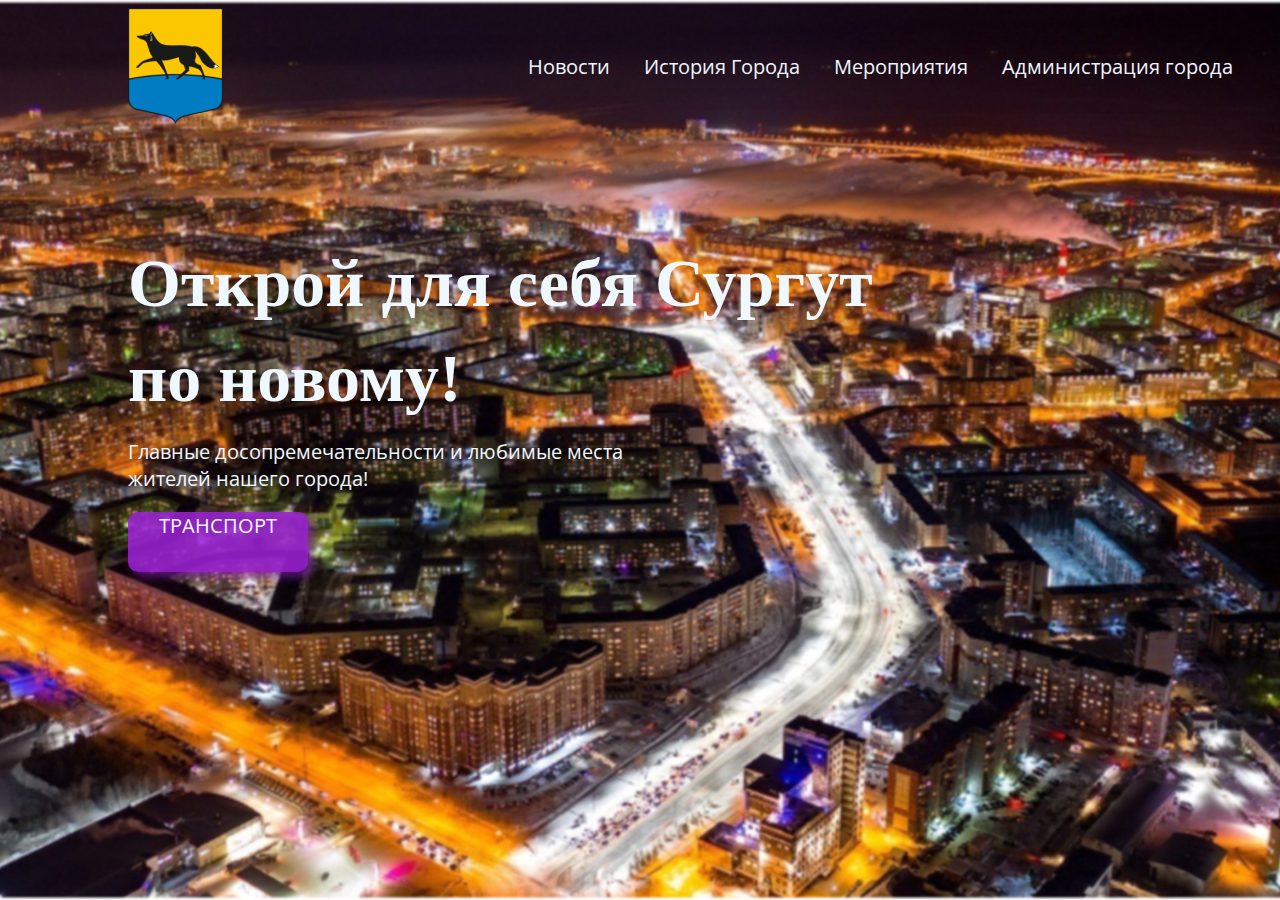
<file: index.html>
<!DOCTYPE html>
<html lang="ru">
<head>
    <meta charset="UTF-8">
    <link rel="stylesheet" href="css/main.css">
    <meta http-equiv="X-UA-Compatible" content="IE=edge">
    <meta name="viewport" content="width=device-width, initial-scale=1.0">
    <link rel="preconnect" href="https://fonts.googleapis.com">
    <link rel="preconnect" href="https://fonts.gstatic.com" crossorigin>
    <link href="https://fonts.googleapis.com/css2?family=Open+Sans:wght@300;400;500;600;700;800&family=Playfair+Display:wght@400;500;600;700&display=swap" rel="stylesheet">
    <title>Сургут</title>
</head>
<body>
    <header>
        <img src="img/logo.png" alt="Сургут">
        <ul class="Header__List">
            <li>
                <a href="html/news.html">Новости</a>
            </li>
            <li>
                <a href="/html/history.html">История Города</a>
            </li>
            <li>
                <a href="">Мероприятия</a>
            </li>
            <li>
                <a href="https://admsurgut.ru/">Администрация города</a>
            </li>
        </ul>
        <ul class="Header__List">
            <li class="LC">
                <a href=""><img height="40px" width="40px" src="img/avatar_1.png" alt="a"></a>
            </li>
        </ul>
        <ul  class="Header__List2">
            <li>
                <a href="html/lk.html">Личный кабинет</a>
            </li>
        </ul>
    </header>
    <main>
        <div class="Table__Main">
            <p><h2 class="Logo__Text">Открой для себя Сургут</h2></p>
            <p><h2 class="Logo__Text">по новому!</h2></p>
        </div>
        <div class="Table__Main2">
            <p class="Text__Two">Главные досопремечательности и любимые места<br>жителей нашего города!</p>
        </div>
        <div id="square"><a href="https://demobus.admsurgut.ru/#/route_schemes">ТРАНСПОРТ</a></div>
    </main>
</body>
</html>
</file>
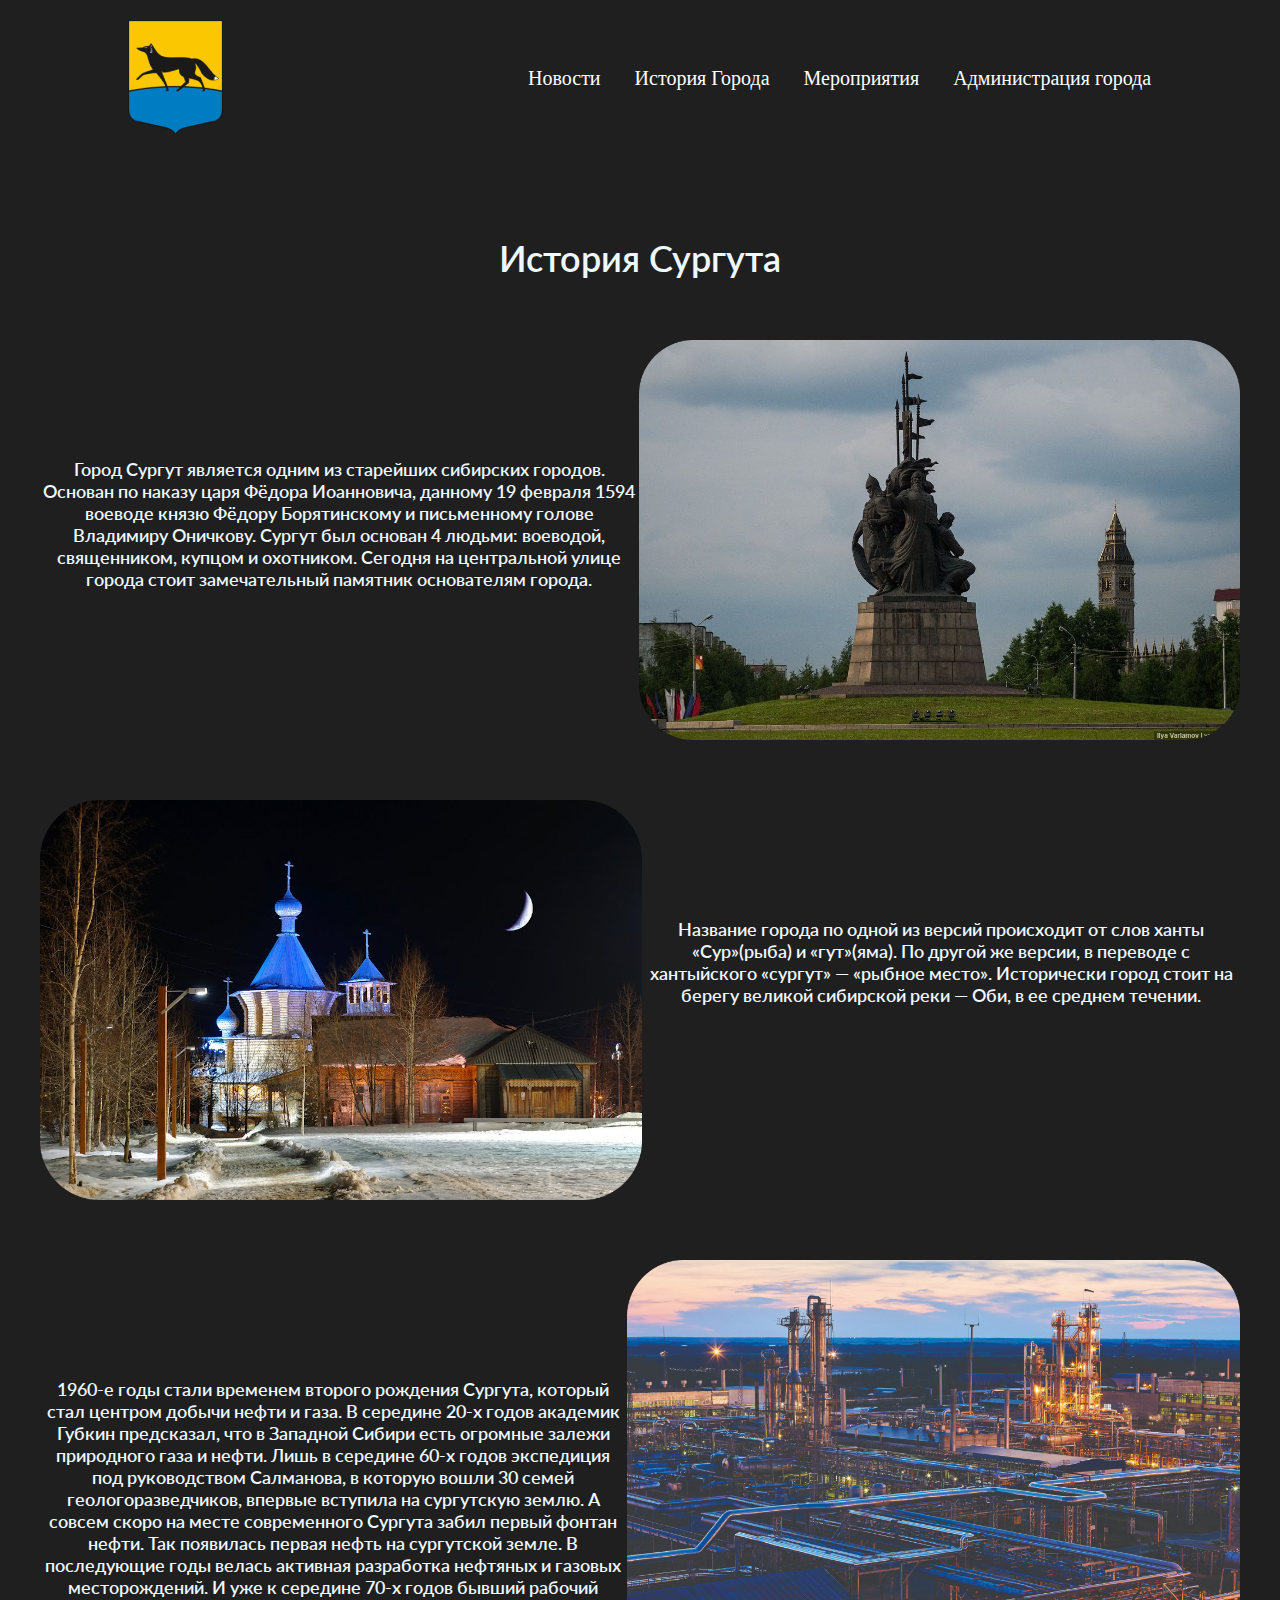
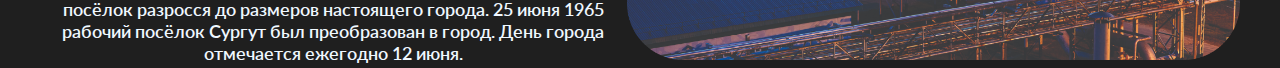
<file: html/history.html>
<!DOCTYPE html>
<html lang="ru">
<head>
    <meta charset="UTF-8">
    <link rel="stylesheet" href="/css/his.css">
    <meta http-equiv="X-UA-Compatible" content="IE=edge">
    <meta name="viewport" content="width=device-width, initial-scale=1.0">
    <link rel="preconnect" href="https://fonts.googleapis.com">
    <link rel="preconnect" href="https://fonts.gstatic.com" crossorigin>
    <link href="https://fonts.googleapis.com/css2?family=Lato:wght@700&family=Roboto&display=swap" rel="stylesheet">
    <title>Новости Сургута</title>
</head>
<body>
    <header>
        <img src="/img/logo.png" alt="Сургут">
        <ul class="Header__List">
            <li>
                <a href="news.html">Новости</a>
            </li>
            <li>
                <a href="history.html">История Города</a>
            </li>
            <li>
                <a href="">Мероприятия</a>
            </li>
            <li>
                <a href="https://admsurgut.ru/">Администрация города</a>
            </li>
        </ul>
        <ul  class="Header__List2">
            <li>
                <div id="boxing"><a href="/index.html">Назад</a></div>
            </li>
        </ul>
    </header>
    <main>
       <div class="Text__his">История Сургута</div>
       <div class="Box__Klops">
            <p class="Text__his2"> Город Сургут является одним из старейших сибирских городов. Основан по наказу царя Фёдора Иоанновича, данному 19 февраля 1594 воеводе князю Фёдору Борятинскому и письменному голове Владимиру Оничкову. Сургут был основан 4 людьми: воеводой, священником, купцом и охотником. Сегодня на центральной улице города стоит замечательный памятник основателям города.</p>
            <img src="/img/1 (1).png" alt="News">
       </div>
       <div class="Box__Klops">
        <img src="/img/1 (2).png" alt="News">
        <p class="Text__his2"> Название города по одной из версий происходит от слов ханты «Сур»(рыба) и «гут»(яма). По другой же версии, в переводе с хантыйского «сургут» — «рыбное место». Исторически город стоит на берегу великой сибирской реки — Оби, в ее среднем течении.</p>
        </div>
        <div class="Box__Klops">
            <p class="Text__his2">1960-е годы стали временем второго рождения Сургута, который стал центром добычи нефти и газа. В середине 20-х годов академик Губкин предсказал, что в Западной Сибири есть огромные залежи природного газа и нефти. Лишь в середине 60-х годов экспедиция под руководством Салманова, в которую вошли 30 семей геологоразведчиков, впервые вступила на сургутскую землю. А совсем скоро на месте современного Сургута забил первый фонтан нефти. Так появилась первая нефть на сургутской земле. В последующие годы велась активная разработка нефтяных и газовых месторождений. И уже к середине 70-х годов бывший рабочий посёлок разросся до размеров настоящего города. 25 июня 1965 рабочий посёлок Сургут был преобразован в город. День города отмечается ежегодно 12 июня.</p>
            <img src="/img/1 (3).png" alt="News">
        </div>
    </main>
</body>
</html>
</file>
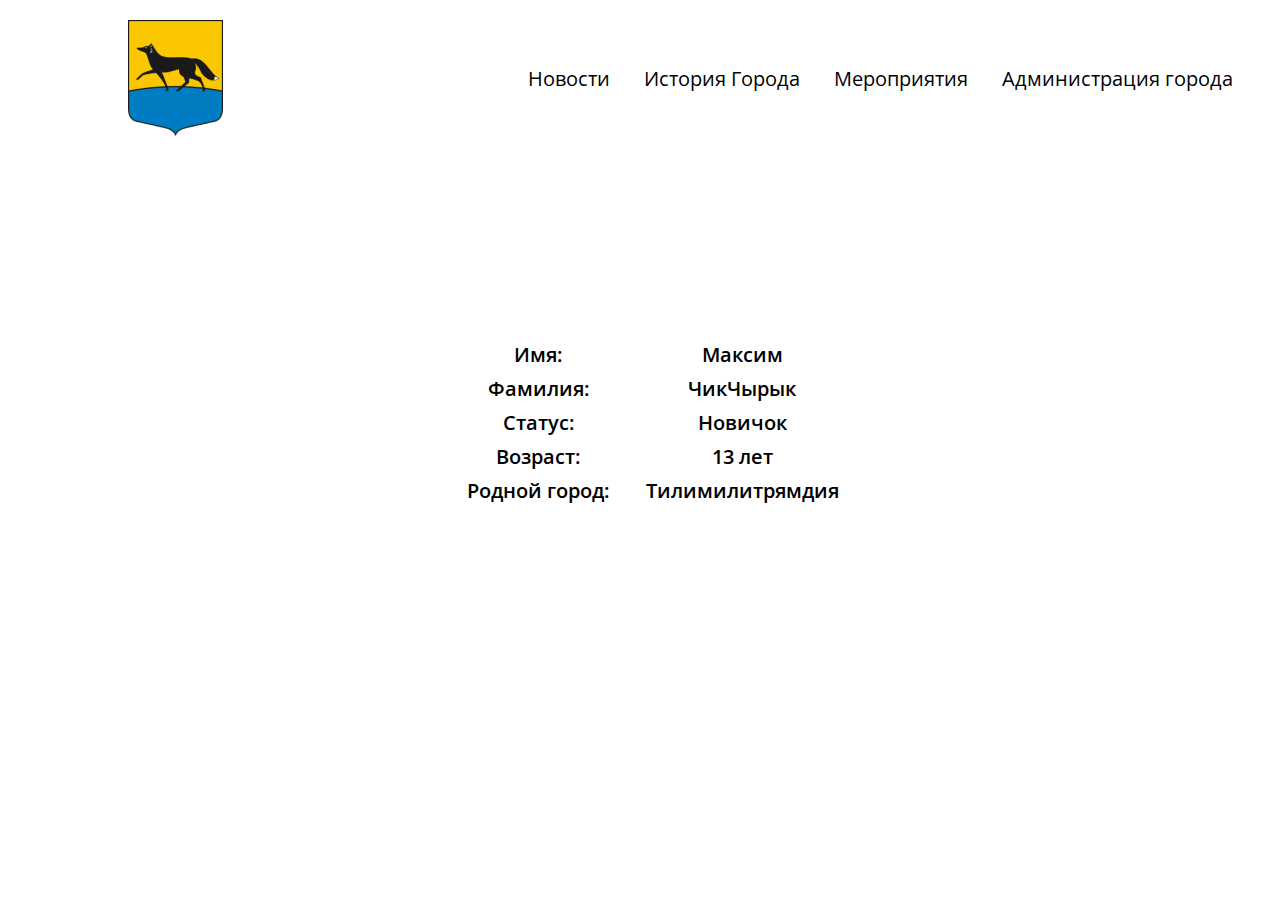
<file: html/lk.html>
<!DOCTYPE html>
<html lang="ru">
<head>
    <meta charset="UTF-8">
    <link rel="stylesheet" href="/css/lk.css">
    <meta http-equiv="X-UA-Compatible" content="IE=edge">
    <meta name="viewport" content="width=device-width, initial-scale=1.0">
    <link rel="preconnect" href="https://fonts.googleapis.com">
    <link rel="preconnect" href="https://fonts.gstatic.com" crossorigin>
    <link href="https://fonts.googleapis.com/css2?family=Open+Sans:wght@300;400;500;600;700;800&family=Playfair+Display:wght@400;500;600;700&display=swap" rel="stylesheet">
    <title>Сургут</title>
</head>
<body>
    <header>
        <img src="/img/logo.png" alt="Сургут">
        <ul class="Header__List">
            <li>
                <a href="news.html">Новости</a>
            </li>
            <li>
                <a href="history.html">История Города</a>
            </li>
            <li>
                <a href="">Мероприятия</a>
            </li>
            <li>
                <a href="https://admsurgut.ru/">Администрация города</a>
            </li>
        </ul>
        <ul  class="Header__List2">
            <li>
                <div id="boxing"><a href="/index.html">Назад</a></div>
            </li>
        </ul>
    </header>
    <main>
        <table class="Tabletka">
            <tr>
                <th>Имя:</th>
                <th>Максим</th>
            </tr>
            <tr>
                <th>Фамилия:</th>
                <th>ЧикЧырык</th>
            </tr>
            <tr>
                <th>Статус:</th>
                <th>Новичок</th>
            </tr>
            <tr>
                <th>Возраст:</th>
                <th>13 лет</th>
            </tr>
            <tr>
                <th>Родной город:</th>
                <th>Тилимилитрямдия</th>
            </tr>
        </table>
    </main>
</body>
</html>
</file>
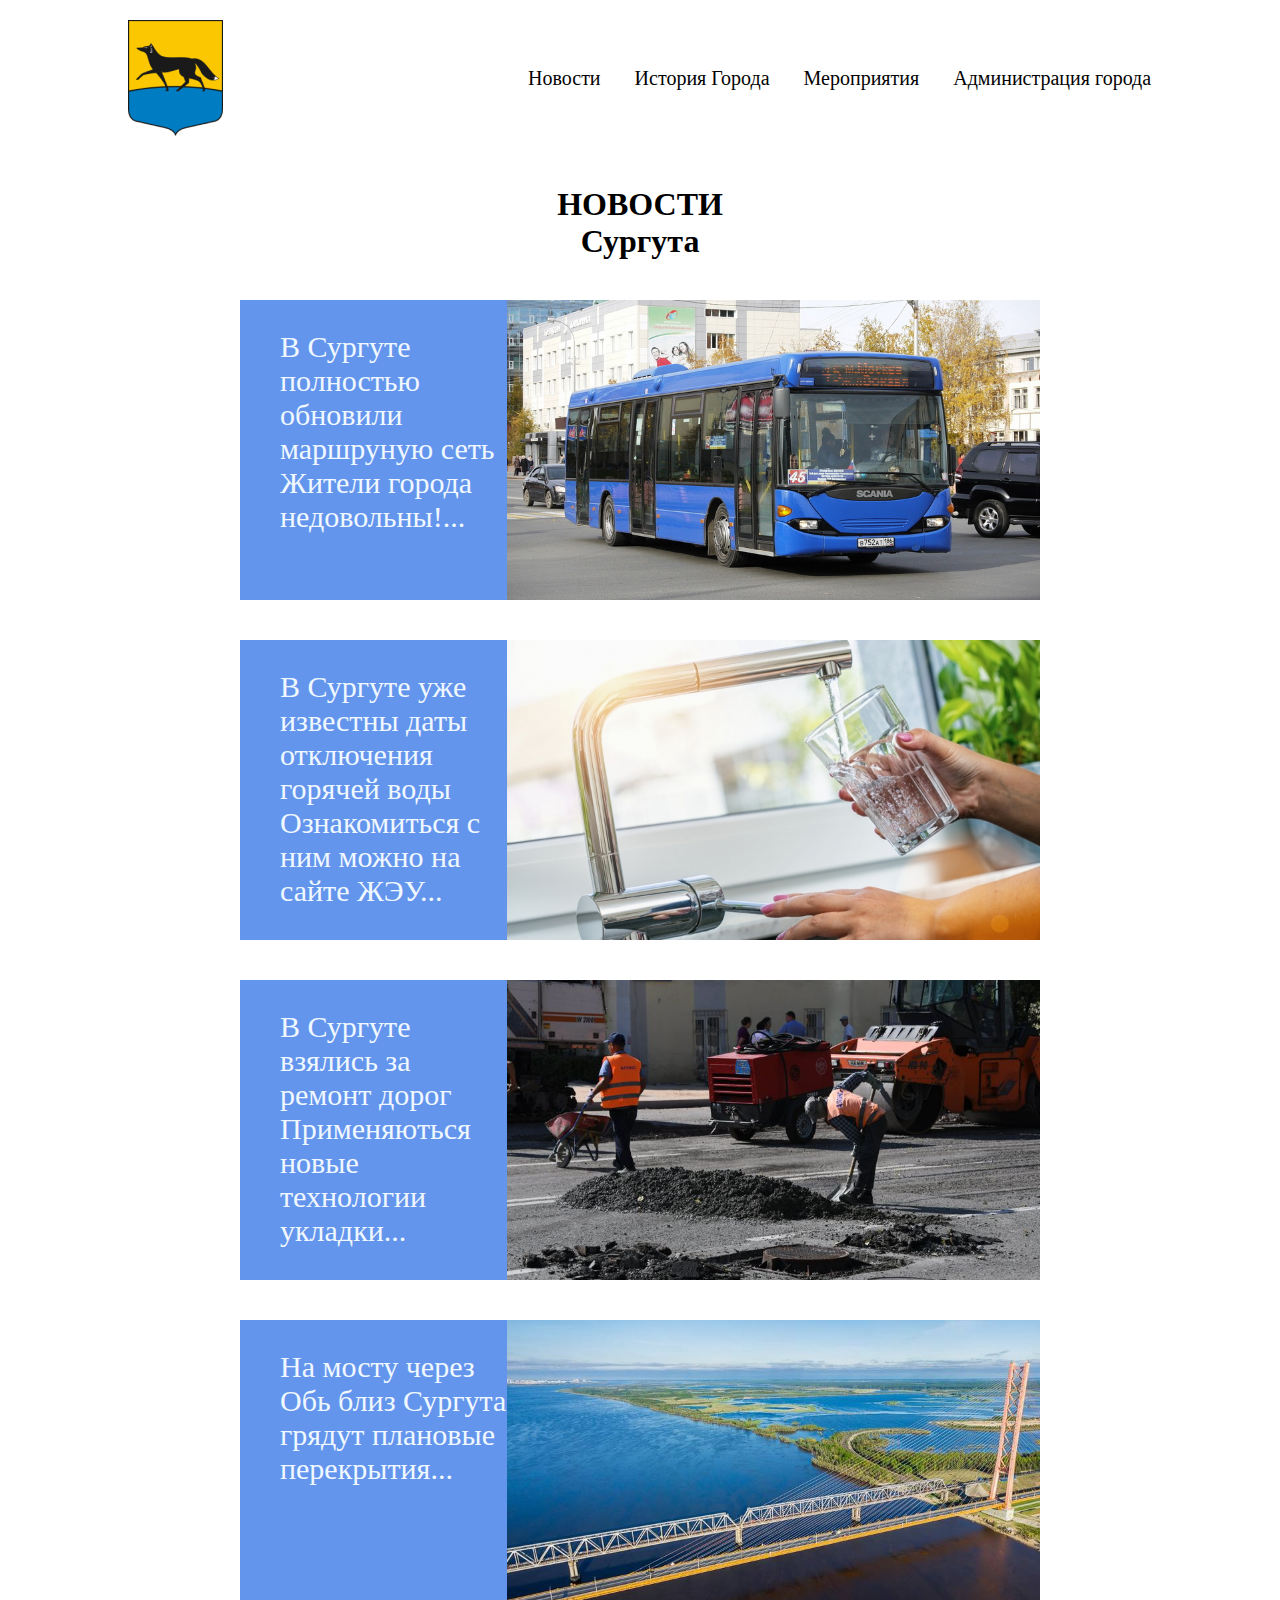
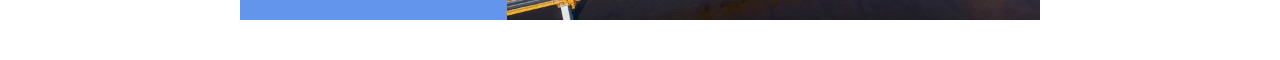
<file: html/news.html>
<!DOCTYPE html>
<html lang="ru">
<head>
    <meta charset="UTF-8">
    <link rel="stylesheet" href="/css/lk.css">
    <meta http-equiv="X-UA-Compatible" content="IE=edge">
    <meta name="viewport" content="width=device-width, initial-scale=1.0">
    <title>Новости Сургута</title>
</head>
<body>
    <header>
        <img src="/img/logo.png" alt="Сургут">
        <ul class="Header__List">
            <li>
                <a href="news.html">Новости</a>
            </li>
            <li>
                <a href="history.html">История Города</a>
            </li>
            <li>
                <a href="">Мероприятия</a>
            </li>
            <li>
                <a href="https://admsurgut.ru/">Администрация города</a>
            </li>
        </ul>
        <ul  class="Header__List2">
            <li>
                <div id="boxing"><a href="/index.html">Назад</a></div>
            </li>
        </ul>
    </header>
    <main>
        <div class="Borders">
            <h1>НОВОСТИ<br>Сургута</h1>
        </div>
        <div class="Box__News">
            <p class="Text__News">В Сургуте полностью обновили<br>маршруную сеть<br>Жители города недовольны!...</p>
            <img src="/img/bus.png" alt="Bus">
        </div>
        <div class="Box__News">
            <p class="Text__News">В Сургуте уже известны даты<br>отключения горячей воды<br>Ознакомиться с ним можно на сайте ЖЭУ...</p>
            <img src="/img/wether.png" alt="wether">
        </div>
        <div class="Box__News">
            <p class="Text__News">В Сургуте взялись за ремонт дорог<br>Применяються новые технологии укладки...</p>
            <img src="/img/negr.png" alt="Negr">
        </div>
        <div class="Box__News">
            <p class="Text__News">На мосту через Обь близ Сургута грядут плановые перекрытия...</p>
            <img src="/img/most.png" alt="most">
        </div>
    </main>
</body>
</html>
</file>
<file: css/main.css>
body{
    background-image: url("../img/fon.png");
    background-attachment: fixed;
    background-size: cover;
    background-repeat: no-repeat;
    background-position: top center;
}

header{
    display: flex;
    justify-content: start;
    align-items: center;
    margin-left: 120px;    
}

li{
    display: inline;
    margin: 0px 15px;
}

a{
    text-decoration: none;
    color: aliceblue;
    font-family: 'Open Sans';
    font-style: normal;
    font-weight: 400;
    font-size: 20px;
}

a:hover{
    text-shadow: 4px 4px 4px rgba(255, 255, 255, 0.932);
}

.Header__List{
    white-space: nowrap;
    margin-left: 250px;
}

.Logo__Text{
    color: aliceblue;
    font-size: 68px;
    margin-left: 120px;
    margin-top: 5px;
    margin-bottom: 5px; 
}

.Table__Main{
    margin-top: 120px;
}

.Table__Main{
    margin-top: 120px;
}

.Text__Two{
    color: aliceblue;
    font-family: 'Open Sans';
    font-style: normal;
    font-weight: 400;
    font-size: 20px;
    margin-left: 120px; 
}

.Header__List2{
    white-space: nowrap;
    margin-left: 0px;
    padding: 0;
}

#square{
    width: 180px;
    height: 60px;
    background: rgba(155, 33, 213, 0.87);
    box-shadow: 5px 5px 9px rgba(155, 33, 213, 0.52);
    border-radius: 10px;
    margin-left: 120px; 
    text-align: center;

}
</file>
<file: css/his.css>
body{
    background-color: rgb(31, 31, 31);
}

header{
    display: flex;
    justify-content: start;
    align-items: center;
    margin-left: 120px;   
    margin-top: 20px;
    margin-right: 120px;
}

li{
    display: inline;
    margin: 0px 15px;
}

a{
    text-decoration: none;
    color: rgb(255, 255, 255);
    font-family: 'Open Sans';
    font-style: normal;
    font-weight: 400;
    font-size: 20px;
}

#boxing{
    width: 120px;
    height: 45px;
    background: rgba(155, 213, 33, 0.87);
    box-shadow: 5px 5px 9px rgba(159, 219, 33, 0.87);
    border-radius: 10px;
    text-align: center;
    color: aliceblue;
    font-size: 20px;
}

a:hover{
    text-shadow: 5px 5px 9px rgba(13, 167, 64, 0.87);
}
.Header__List{
    white-space: nowrap;
    margin-left: 250px;
}
.Header__List2{
    white-space: nowrap;
    margin-left: 250px;
}
.Box__Klops{
    display: flex;
    width: 1200px;
    height: 400px;
    margin-left: auto;
    margin-right: auto;
    padding-top: 60px;
}
.Text__his{
    font-family: 'Lato';
    font-style: normal;
    font-weight: 600;
    font-size: 36px;
    color: aliceblue;
    text-align: center;
    padding-top: 100px;
}

.Text__his2{
    font-family: 'Lato';
    font-style: normal;
    font-weight: 600;
    font-size:18px;
    color: aliceblue;
    text-align: center;
    padding-top: 100px;
}
</file>
<file: css/lk.css>
header{
    display: flex;
    justify-content: start;
    align-items: center;
    margin-left: 120px;   
    margin-top: 20px;
    margin-right: 120px;
}

li{
    display: inline;
    margin: 0px 15px;
}

a{
    text-decoration: none;
    color: rgb(2, 2, 2);
    font-family: 'Open Sans';
    font-style: normal;
    font-weight: 400;
    font-size: 20px;
}

#boxing{
    width: 120px;
    height: 45px;
    background: rgba(155, 213, 33, 0.87);
    box-shadow: 5px 5px 9px rgba(159, 219, 33, 0.87);
    border-radius: 10px;
    text-align: center;
    color: aliceblue;
    font-size: 20px;
}

a:hover{
    text-shadow: 5px 5px 9px rgba(0, 0, 0, 0.87);
}

.Tabletka{
    margin-top: 200px;
    margin-left: auto;
    margin-right: auto;
}

th{
    width: 200px;
    height: 30px;
    color: rgb(0, 0, 0);
    font-family: 'Open Sans';
    font-style: Bold;
    font-weight: 600;
    font-size: 20px;
}
.Header__List{
    white-space: nowrap;
    margin-left: 250px;
}
.Header__List2{
    white-space: nowrap;
    margin-left: 250px;
}

.Borders{
    text-align: center;
    margin-left: auto;
    margin-right: auto;
    margin-top: 50px;
}

.Box__News{
    display: flex;
    width: 800px;
    height: 300px;
    background: cornflowerblue;
    margin-left: auto;
    margin-right: auto;
    margin-top: 40px;
    margin-bottom: 40px;
}

.Text__News{
    font-size: 30px;
    color: aliceblue;
    margin-left: 5%;
}
</file>
